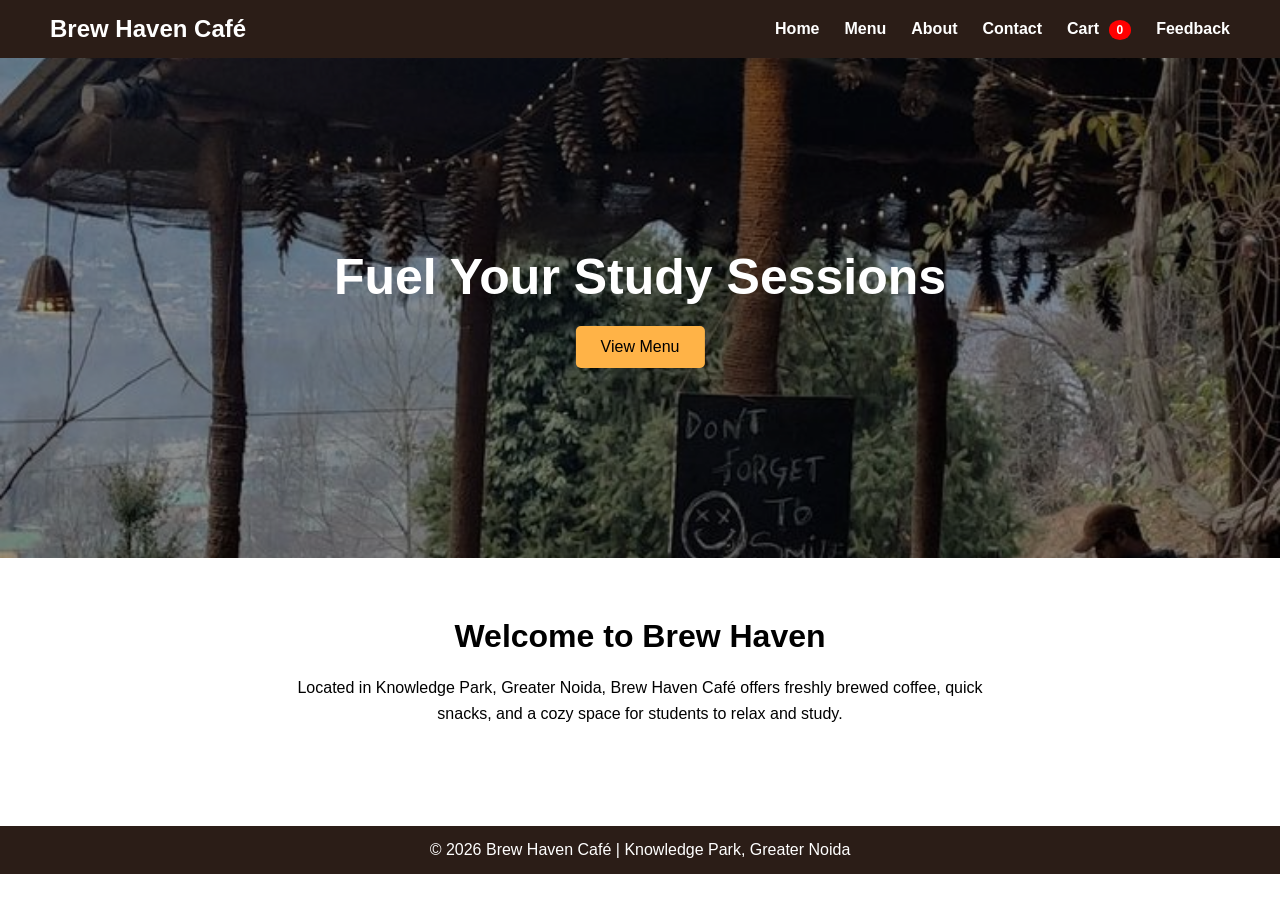
<file: index.html>
<!DOCTYPE html>
<html lang="en">
<head>
    <meta charset="UTF-8">
    <meta name="viewport" content="width=device-width, initial-scale=1.0">
    <title>Brew Haven Cafe</title>
    <link rel="stylesheet" href="css/style.css">
</head>
<body>
    <nav>
  <h1>Brew Haven Café</h1>
  <ul>
    <li><a href="index.html">Home</a></li>
    <li><a href="menu.html">Menu</a></li>
    <li><a href="about.html">About</a></li>
    <li><a href="contact.html">Contact</a></li>
   <li> <a href="checkout.html">
   Cart <span id="cart-count">0</span>
</a></li>
<li><a href="feedback.html">Feedback</a></li>
  </ul>
</nav>

<div class="hero">
  <img src="images/cafe.jpg" alt="Cafe Image">
  <div class="hero-content">
    <h2>Fuel Your Study Sessions</h2>
    <button onclick="location.href='menu.html'">View Menu</button>
  </div>
</div>

<section class="section">
  <h2>Welcome to Brew Haven</h2>
  <p>
    Located in Knowledge Park, Greater Noida, Brew Haven Café offers
    freshly brewed coffee, quick snacks, and a cozy space for students
    to relax and study.
  </p>
</section>

<footer>
  <p>© 2026 Brew Haven Café | Knowledge Park, Greater Noida</p>
</footer>

</body>
</html>
</file>
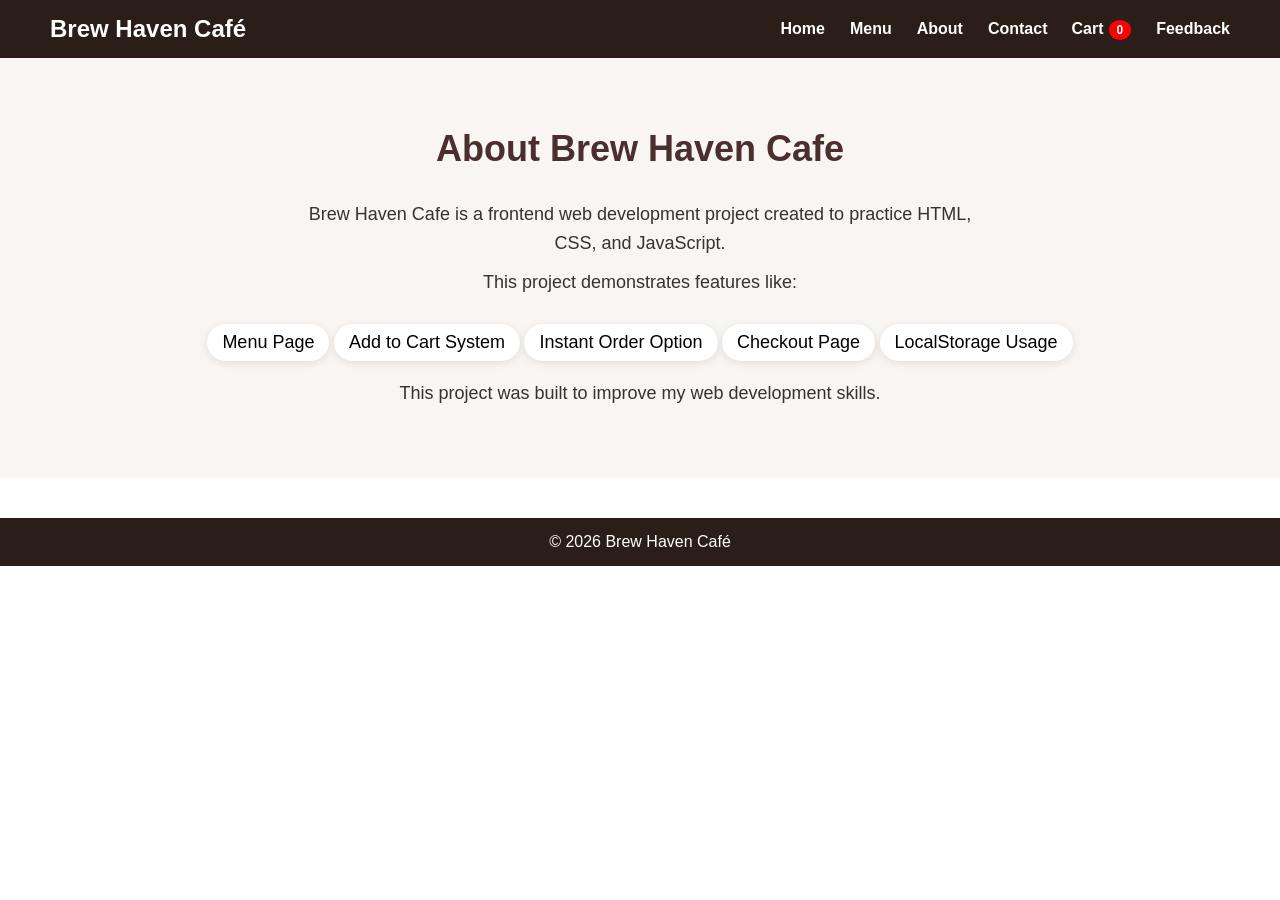
<file: about.html>
<!DOCTYPE html>
<html lang="en">
<head>
    <meta charset="UTF-8">
    <meta name="viewport" content="width=device-width, initial-scale=1.0">
    <title>Brew Haven Café - About</title>
    <link rel="stylesheet" href="css/style.css">
</head>
<body>
     <nav>
    <h1>Brew Haven Café</h1>
    <ul>
        <li><a href="index.html">Home</a></li>
        <li><a href="menu.html">Menu</a></li>
        <li><a href="about.html">About</a></li>
        <li><a href="contact.html">Contact</a><li>
        <li class="cart">Cart<span id="cart-count">0</span></li>
        <li><a href="feedback.html">Feedback</a></li>
    </ul>
</nav>
   <section class="about-section">
    <div class="about-container">
    <h2>About Brew Haven Cafe</h2>

    <p>Brew Haven Cafe is a frontend web development project
created to practice HTML, CSS, and JavaScript.</p>

<p>This project demonstrates features like:</p>

<ul>
  <li>Menu Page</li>
  <li>Add to Cart System</li>
  <li>Instant Order Option</li>
  <li>Checkout Page</li>
  <li>LocalStorage Usage</li>
</ul>

<p>
This project was built to improve my web development skills.
</p>
</div>
</section>
<footer>
    © 2026 Brew Haven Café
</footer>
</body>
</html>
</file>
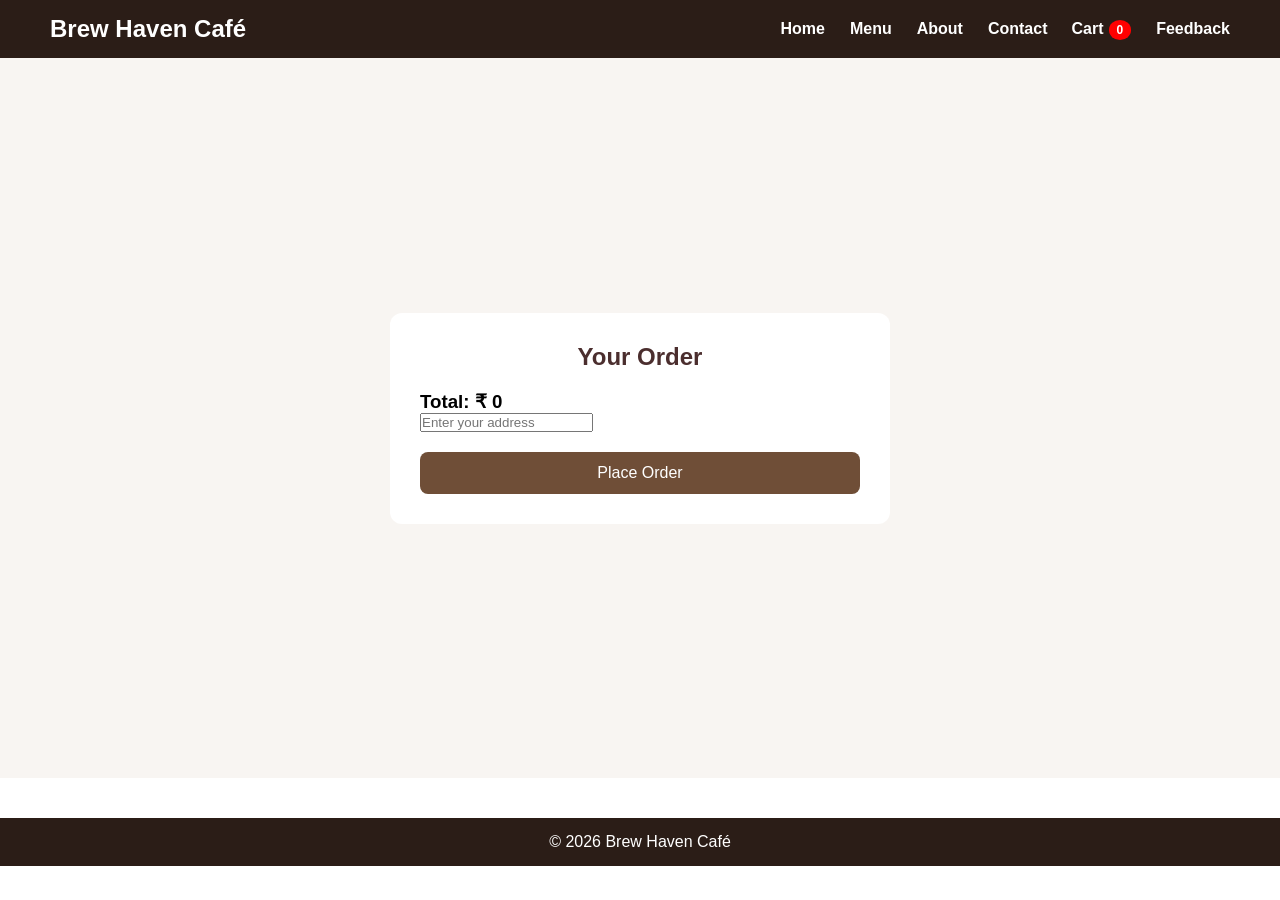
<file: checkout.html>
<!DOCTYPE html>
<html lang="en">
<head>
    <meta charset="UTF-8">
    <meta name="viewport" content="width=device-width, initial-scale=1.0">
    <link rel="stylesheet" href="css/style.css">
    <title>Brew Haven Café - CheckList</title>
</head>
<body>
     <nav>
    <h1>Brew Haven Café</h1>
    <ul>
        <li><a href="index.html">Home</a></li>
        <li><a href="menu.html">Menu</a></li>
        <li><a href="about.html">About</a></li>
        <li><a href="contact.html">Contact</a><li>
        <li class="cart">Cart<span id="cart-count">0</span></li>
        <li><a href="feedback.html">Feedback</a></li>
    </ul>
</nav>
<section class="checkout-section">
    <div class="checkout-container">
<h2>Your Order</h2>
<div id="order-items" class="order-items"></div>
<h3>Total:  ₹ <span id="total">0</span></h3>
<input type="text" id="address" placeholder="Enter your address">
<button id="place-order" class="checkout-btn">Place Order</button>
</div>
</section>
<footer>
    © 2026 Brew Haven Café
</footer>

<script src="js/script.js"></script>
</body>
</html>
</file>
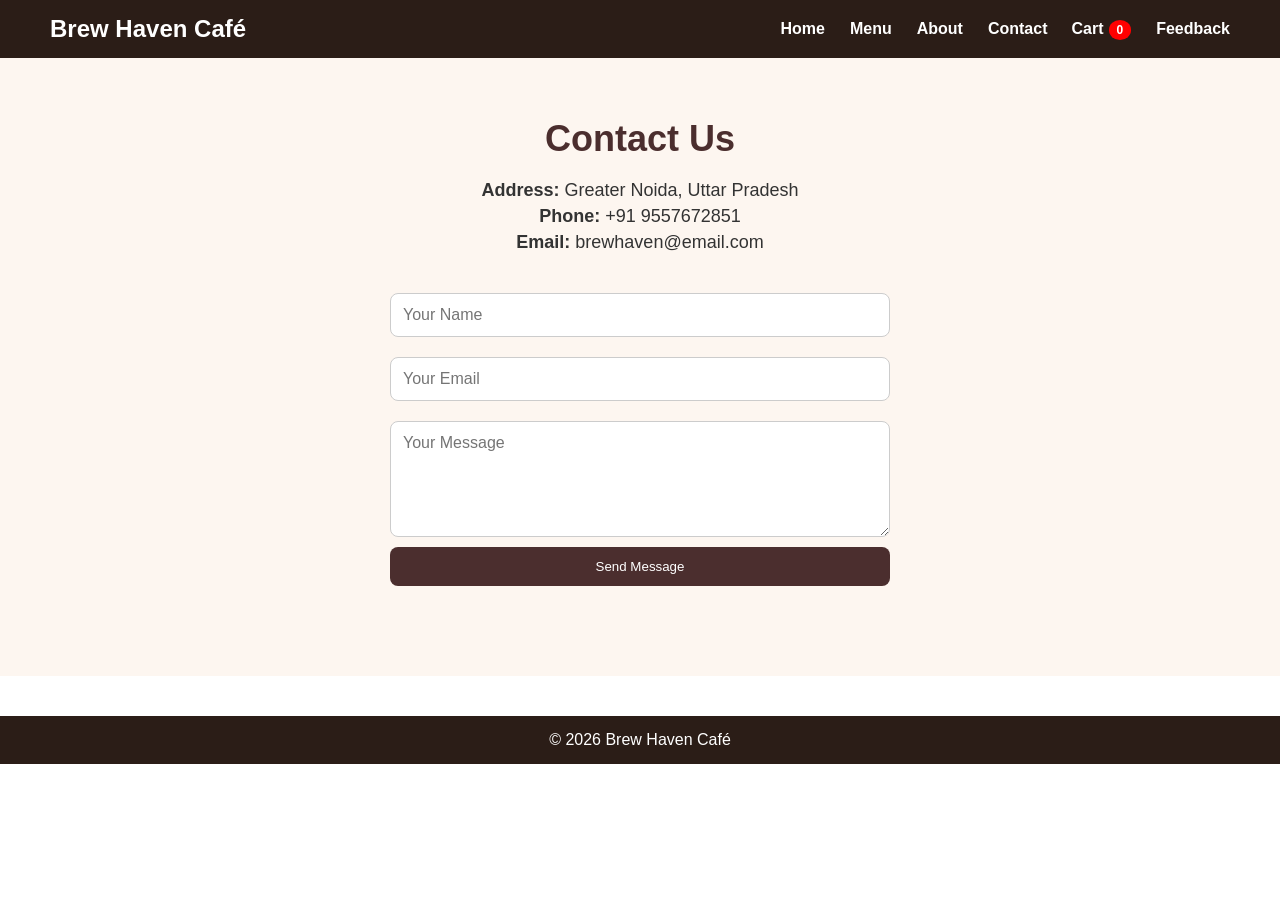
<file: contact.html>
<!DOCTYPE html>
<html lang="en">
<head>
    <meta charset="UTF-8">
    <meta name="viewport" content="width=device-width, initial-scale=1.0">
    <title>Brew Haven Café - Contact</title>
    <link rel="stylesheet" href="css/style.css">
</head>
<body>
    <nav>
    <h1>Brew Haven Café</h1>
    <ul>
        <li><a href="index.html">Home</a></li>
        <li><a href="menu.html">Menu</a></li>
        <li><a href="about.html">About</a></li>
        <li><a href="contact.html">Contact</a><li>
        <li class="cart">Cart<span id="cart-count">0</span></li>
        <li><a href="feedback.html">Feedback</a></li>
</ul>
</nav>
<section class="contact-section">
    <h2>Contact Us</h2>

    <div class="contact-info">
        <p><strong>Address:</strong> Greater Noida, Uttar Pradesh</p>
        <p><strong>Phone:</strong> +91 9557672851</p>
        <p><strong>Email:</strong> brewhaven@email.com</p>
    </div>

    <form class="contact-form">
        <input type="text" placeholder="Your Name" required>
        <input type="email" placeholder="Your Email" required>
        <textarea placeholder="Your Message" rows="5" required></textarea>
        <button type="submit">Send Message</button>
    </form>
</section>

<footer>
    © 2026 Brew Haven Café
</footer>
</body>
</html>
</file>
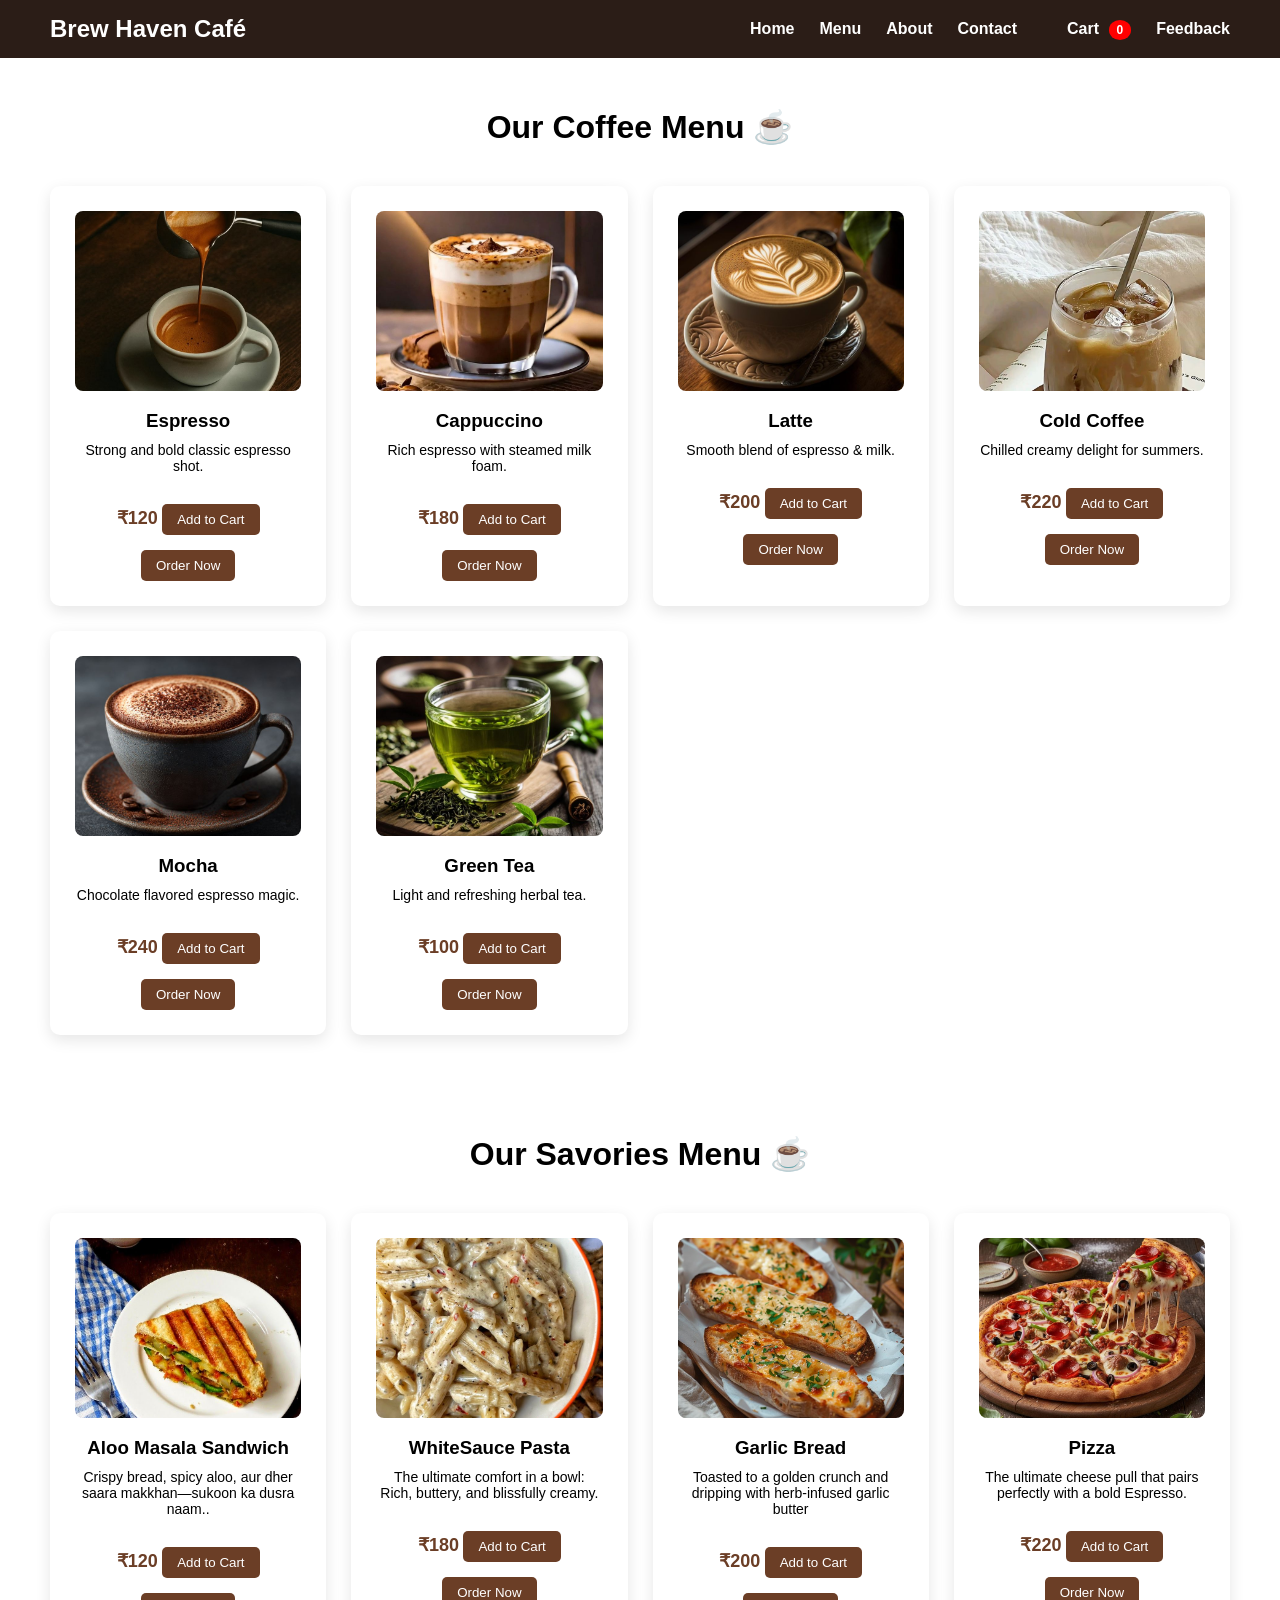
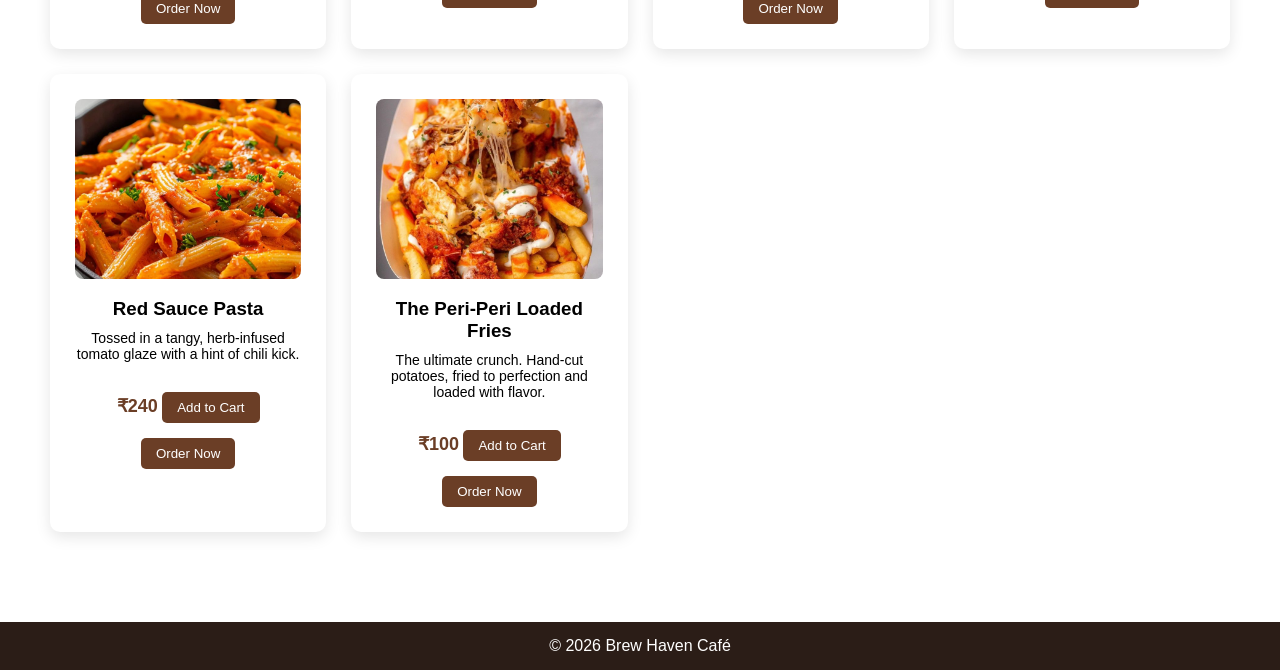
<file: menu.html>
<!DOCTYPE html>
<html lang="en">
<head>
    <meta charset="UTF-8">
    <meta name="viewport" content="width=device-width, initial-scale=1.0">
    <title>Brew Haven Café - Menu</title>
    <link rel="stylesheet" href="css/style.css">
</head>
<body>

    <nav>
    <h1>Brew Haven Café</h1>
    <ul>
        <li><a href="index.html">Home</a></li>
        <li><a href="menu.html">Menu</a></li>
        <li><a href="about.html">About</a></li>
        <li><a href="contact.html">Contact</a><li>
         <li> <a href="checkout.html">
   Cart <span id="cart-count">0</span>
</a></li>
<li><a href="feedback.html">Feedback</a></li>
    </ul>
</nav>

<section class="menu-section">
    <h2>Our Coffee Menu ☕</h2>

    <div class="menu-grid">

        <div class="menu-card">
            <img src="images/espresso.jpg" alt="Espresso">
            <h3>Espresso</h3>
            <p>Strong and bold classic espresso shot.</p>
            <span>₹120</span>
            <button onclick="addToCart('Espresso',120)">Add to Cart</button>
            <button onclick="orderNow('Espresso',120)">Order Now</button>
        </div>

        <div class="menu-card">
            <img src="images/cappuccino.jpg" alt="Cappuccino">
            <h3>Cappuccino</h3>
            <p>Rich espresso with steamed milk foam.</p>
            <span>₹180</span>
            <button onclick="addToCart('Cappuccino',180)">Add to Cart</button>
            <button onclick="orderNow('Cappuccino',180)">Order Now</button>
 </div>

        <div class="menu-card">
            <img src="images/latte.jpg" alt="Latte">
            <h3>Latte</h3>
            <p>Smooth blend of espresso & milk.</p>
            <span>₹200</span>
            <button onclick="addToCart('Latte',200)">Add to Cart</button>
             <button onclick="orderNow('Latte',200)">Order Now</button>
        </div>

        <div class="menu-card">
            <img src="images/coldcoffee.jpg" alt="Cold Coffee">
            <h3>Cold Coffee</h3>
            <p>Chilled creamy delight for summers.</p>
            <span>₹220</span>
            <button onclick="addToCart('Cold Coffee',220)">Add to Cart</button>
             <button onclick="orderNow('Cold Coffee',220)">Order Now</button>
        </div>

        <div class="menu-card">
            <img src="images/mocha.jpg" alt="Mocha">
            <h3>Mocha</h3>
            <p>Chocolate flavored espresso magic.</p>
            <span>₹240</span>
            <button onclick="addToCart('Mocha',240)">Add to Cart</button>
             <button onclick="orderNow('Mocha',240)">Order Now</button>
        </div>

        <div class="menu-card">
            <img src="images/greentea.jpg" alt="Green Tea">
            <h3>Green Tea</h3>
            <p>Light and refreshing herbal tea.</p>
            <span>₹100</span>
            <button onclick="addToCart('Green Tea',100)">Add to Cart</button>
             <button onclick="orderNow('Green Tea',100)">Order Now</button>
        </div>

    </div>
</section>







<section class="menu-section">
    <h2>Our Savories Menu ☕</h2>

    <div class="menu-grid">

        <div class="menu-card">
            <img src="images/sandwich.jpg" alt="AlooSandwich">
            <h3>Aloo Masala Sandwich</h3>
            <p>Crispy bread, spicy aloo, aur dher saara makkhan—sukoon ka dusra naam..</p>
            <span>₹120</span>
            <button onclick="addToCart('AlooSandwich',120)">Add to Cart</button>
            <button onclick="orderNow('AlooSandwich',120)">Order Now</button>
        </div>

        <div class="menu-card">
            <img src="images/whitesaucepasta.jpg" alt="WhiteSauce Pasta">
            <h3>WhiteSauce Pasta</h3>
            <p>The ultimate comfort in a bowl: Rich, buttery, and blissfully creamy.</p>
            <p></p>
            <span>₹180</span>
            <button onclick="addToCart('WhiteSauce Pasta',180)">Add to Cart</button>
            <button onclick="orderNow(' WhiteSauce',180)">Order Now</button>
 </div>

        <div class="menu-card">
            <img src="images/garlicbread.jpg" alt="Garlic Bread">
            <h3>Garlic Bread</h3>
            <p>Toasted to a golden crunch and dripping with herb-infused garlic butter</p>
            <span>₹200</span>
            <button onclick="addToCart('Garlic Bread',200)">Add to Cart</button>
             <button onclick="orderNow('Garlic Bread',200)">Order Now</button>
        </div>

        <div class="menu-card">
            <img src="images/pizza.jpg" alt="Pizza">
            <h3>Pizza</h3>
            <p>The ultimate cheese pull that pairs perfectly with a bold Espresso.</p>
            <span>₹220</span>
            <button onclick="addToCart('Pizza',220)">Add to Cart</button>
             <button onclick="orderNow('Pizza',220)">Order Now</button>
        </div>

        <div class="menu-card">
            <img src="images/redsaucepasta.jpg" alt="Red Sauce Pasta">
            <h3>Red Sauce Pasta</h3>
            <p>Tossed in a tangy, herb-infused tomato glaze with a hint of chili kick.</p>
            <span>₹240</span>
            <button onclick="addToCart('Red Sauce Pasta',240)">Add to Cart</button>
             <button onclick="orderNow('Red Sauce Pasta',240)">Order Now</button>
        </div>

        <div class="menu-card">
            <img src="images/periperi.jpg" alt="The Peri-Peri Loaded Fries">
            <h3>The Peri-Peri Loaded Fries</h3>
            <p>The ultimate crunch. Hand-cut potatoes, fried to perfection and loaded with flavor.</p>
            <span>₹100</span>
            <button onclick="addToCart('The Peri-Peri Loaded Fries',100)">Add to Cart</button>
             <button onclick="orderNow('The Peri-Peri Loaded Fries',100)">Order Now</button>
        </div>

    </div>
</section>

<footer>
    © 2026 Brew Haven Café
</footer>


<script src="js/script.js"></script>
    
</body>
</html>
</file>
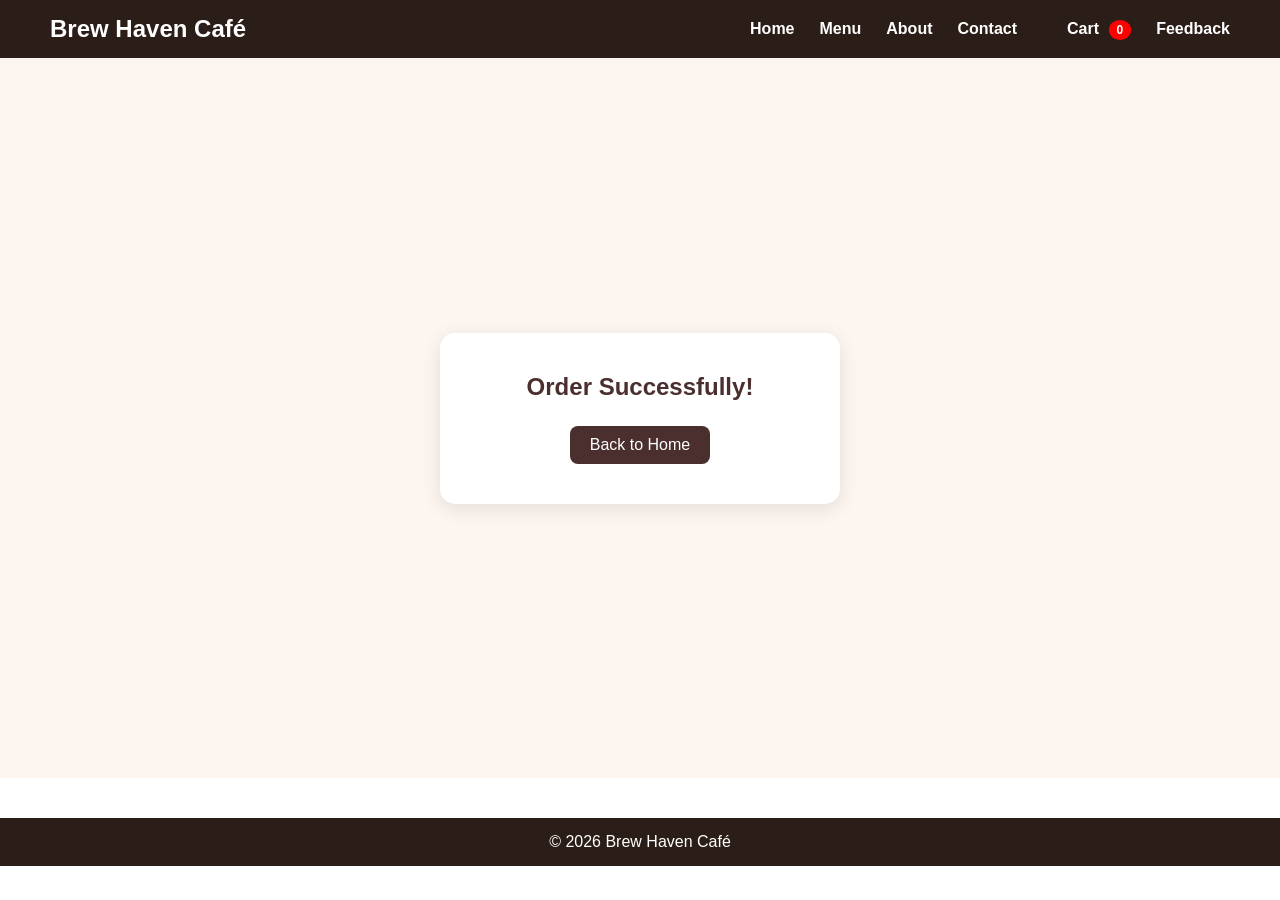
<file: success.html>
<!DOCTYPE html>
<html lang="en">
<head>
    <meta charset="UTF-8">
    <meta name="viewport" content="width=device-width, initial-scale=1.0">

    <title>Document</title>
    <link rel="stylesheet" href="css/style.css">
</head>
<body>
     <nav>
    <h1>Brew Haven Café</h1>
    <ul>
        <li><a href="index.html">Home</a></li>
        <li><a href="menu.html">Menu</a></li>
        <li><a href="about.html">About</a></li>
        <li><a href="contact.html">Contact</a><li>
         <li> <a href="checkout.html">
   Cart <span id="cart-count">0</span>
</a></li>
<li><a href="feedback.html">Feedback</a></li>
    </ul>
</nav>
<section class="success-section">
    <div class="success-card">
    <h2>Order  Successfully!</h2>
    <p id="order-info"></p>
    
    <a href="index.html" class="home-btn">Back to Home</a>
    </div>

</section>

<footer>
    © 2026 Brew Haven Café
</footer>
</body>
</html>
</file>
<file: css/style.css>
/* Reset */
* {
  margin: 0;
  padding: 0;
  box-sizing: border-box;
  font-family: Arial, sans-serif;
}
@media (max-width: 768px) {
    nav {
        flex-direction: column;
    }

    .menu-items {
        flex-direction: column;
    }

    .checkout-item {
        flex-direction: column;
        text-align: center;
    }

    .contact-form {
        width: 90%;
    }
}

body{
  animation: fadeIn 0.6s ease-in;
}

html{
  scroll-behavior: smooth;
}
/* Navbar */
nav {
  position: sticky;
  top: 0;
  z-index: 1000;
  background-color: #2b1d17;
  padding: 15px 50px;
  display: flex;
  justify-content: space-between;
  align-items: center;
}

nav h1 {
  color: #fff;
}

nav ul {
  list-style: none;
  display: flex;
  gap: 25px;
}

nav ul li a {
  text-decoration: none;
  color: #fff;
  font-weight: bold;
}

nav ul li a:hover {
  color: #ffb347;
}

/* Hero Section */
.hero {
  position: relative;
  width: 100%;
  /* text-align: center;
  color: white; */
}
.hero::after {
  content: "";
  position: absolute;
  top: 0;
  left: 0;
  width: 100%;
  height: 100%;
  background: rgba(0, 0, 0, 0.4);
}

.hero-content {
  position: absolute;
  z-index: 2;
}

.hero img {
  width: 100%;
  height: 500px;
  object-fit: cover;
  display: block;
}

.hero-content {
  position: absolute;
  top: 50%;
  left: 50%;
  transform: translate(-50%, -50%);
   text-align: center;
  color: white;
}

.hero h2 {
  font-size: 50px;
  margin-bottom: 20px;
}

.hero button {
  padding: 12px 25px;
  border: none;
  background-color: #ffb347;
  color: #000;
  font-size: 16px;
  cursor: pointer;
  border-radius: 5px;
}

.hero button:hover {
  background-color: #ffa500;
}

/* Section */
.section {
  padding: 60px 80px;
  text-align: center;
}

.section h2 {
  margin-bottom: 20px;
  font-size: 32px;
}

.section p {
  max-width: 700px;
  margin: auto;
  line-height: 1.6;
}

/* Footer */
footer {
  background-color: #2b1d17;
  color: white;
  text-align: center;
  padding: 15px;
  margin-top: 40px;
}


/*Menu page */
.menu-section {
    padding: 50px;
    text-align: center;
}

.menu-section h2 {
    font-size: 32px;
    margin-bottom: 40px;
}

.menu-grid {
    display: grid;
    grid-template-columns: repeat(auto-fit, minmax(250px, 1fr));
    gap: 25px;
}

.menu-card {
    background: #fff;
    padding: 25px;
    border-radius: 10px;
    box-shadow: 0 5px 15px rgba(0,0,0,0.1);
    transition: 0.3s;
}

.menu-card:hover {
    transform: translateY(-8px);
    box-shadow: 0 10px 25px rgba(0,0,0,0.2);
}

.menu-card h3 {
    margin-bottom: 10px;
}

.menu-card p {
    font-size: 14px;
    margin-bottom: 15px;
}

.menu-card span {
    font-weight: bold;
    color: #6b3e26;
    font-size: 18px;
}

.menu-card img {
    width: 100%;
    height: 180px;
    object-fit: cover;
    border-radius: 8px;
    margin-bottom: 15px;
}

.menu-card button {
    margin-top: 15px;
    padding: 8px 15px;
    border: none;
    background: #6b3e26;
    color: white;
    border-radius: 5px;
    cursor: pointer;
}

.menu-card button:hover {
    background: #8b5a3c;
}

/* CART STYLE */

.cart {
    position: relative;
    font-weight: bold;
    cursor: pointer;
    color: white;
    margin-left: -26px;
}

#cart-count {
    background: red;
    color: white;
    padding: 3px 8px;
    border-radius: 50%;
    font-size: 12px;
    margin-left: 5px;
}

.checkout-section{
  min-height: 80vh;
  display: flex;
  justify-content: center;
  align-items: center;
  background-color: #f8f5f2;
  padding: 40px 20px;
}

.checkout-container{
  background: #ffffff;
  width: 100%;
  max-width: 500px;
  padding: 30px;
  border-radius: 12px;
  box-shadow: 0 10px 25px rgbs(0,0,0,0.08);
}

.checkout-container h2{
  text-align: center;
  margin-bottom: 20px;
  color: #4b2e2e;
}

.order-items p{
  padding: 10px 0;
  border-bottom: 1px solid #eee;
  font-size: 16px;
}

.total-box{
  margin-top: 20px;
  text-align: right;
}

.total-box h3{
  color: #2e7d32;
}

.checkout-btn{
  width: 100%;
  margin-top: 20px;
  padding: 12px;
  background: #6f4e37;
  color: white;
  border: none;
  border-radius: 8px;
  font-size: 16px;
  cursor: pointer;
}

.checkout-btn:hover{
  background: #4b2e2e;
}

.checkout-item{
  display: flex;
  justify-content: space-between;
  align-items: center;
  padding: 10px 0;
  border-bottom: 1px solid #eee;
}

.checkout-item button{
  background: transparent;
  border: none;
  font-size: 16px;
  cursor: pointer;
}

button{
  transition: 0.3s ease;
}

/*========ABOUT SECTION======*/
.about-section{
  background-color: #f8f5f2;
  
  text-align: center;
 
  padding: 60px 20px;
}

.about-container h2{
  padding: 10px 0;
  font-size: 36px;
  margin-bottom: 20px;
  color: #4b2e2e ;
}

.about-container p {
    max-width: 700px;
    margin: 10px auto;
    font-size: 18px;
    line-height: 1.6;
    color: #333;
}

.about-container ul {
    list-style: none;
    padding: 0;
    margin-top: 20px;
}

.about-container ul li {
    font-size: 18px;
    margin: 8px 0;
    background: #fff;
    display: inline-block;
    padding: 8px 15px;
    border-radius: 20px;
    box-shadow: 0 2px 8px rgba(0,0,0,0.1);
}

/* ===== CONTACT PAGE ===== */

.contact-section {
    padding: 60px 20px;
    text-align: center;
    background-color: #fdf6f0;
}

.contact-section h2 {
    font-size: 36px;
    margin-bottom: 20px;
    color: #4b2e2e;
}

.contact-info p {
    font-size: 18px;
    margin: 5px 0;
    color: #333;
}

.contact-form {
    max-width: 500px;
    margin: 30px auto;
    display: flex;
    flex-direction: column;
}

.contact-form input,
.contact-form textarea {
    padding: 12px;
    margin: 10px 0;
    border: 1px solid #ccc;
    border-radius: 8px;
    font-size: 16px;
}

.contact-form button {
    padding: 12px;
    background-color: #4b2e2e;
    color: white;
    border: none;
    border-radius: 8px;
    cursor: pointer;
    transition: 0.3s;
}

.contact-form button:hover {
    background-color: #6d4c41;
}


/* ===== SUCCESS PAGE ===== */

.success-section {
    height: 80vh;
    display: flex;
    justify-content: center;
    align-items: center;
    background-color: #fdf6f0;
}

.success-card {
    background: white;
    padding: 40px;
    border-radius: 15px;
    text-align: center;
    width: 400px;
    box-shadow: 0 5px 20px rgba(0,0,0,0.1);
    animation: fadeIn 0.5s ease-in-out;
}

.success-card h2 {
    color: #4b2e2e;
    margin-bottom: 15px;
}

.success-card p {
    font-size: 18px;
    margin-bottom: 25px;
    color: #333;
}

.home-btn {
    display: inline-block;
    padding: 10px 20px;
    background-color: #4b2e2e;
    color: white;
    text-decoration: none;
    border-radius: 8px;
    transition: 0.3s;
}

.home-btn:hover {
    background-color: #6d4c41;
}

/* Animation */
@keyframes fadeIn {
    from {
        opacity: 0;
        transform: translateY(-20px);
    }
    to {
        opacity: 1;
        transform: translateY(0);
    }
}

.feedback-container{
    width: 400px;
    margin: 50px auto;
    background: #fff;
    padding: 30px;
    border-radius: 10px;
    text-align: center;
}

.feedback-container input,
.feedback-container select,
.feedback-container textarea{
    width: 100%;
    padding: 10px;
    margin: 10px 0;
}

.feedback-container button{
    width: 100%;
    padding: 12px;
    background: #7b4b2a;
    color: white;
    border: none;
    cursor: pointer;
}

.feedback-container button:hover{
    background: #5a351f;
}
</file>
